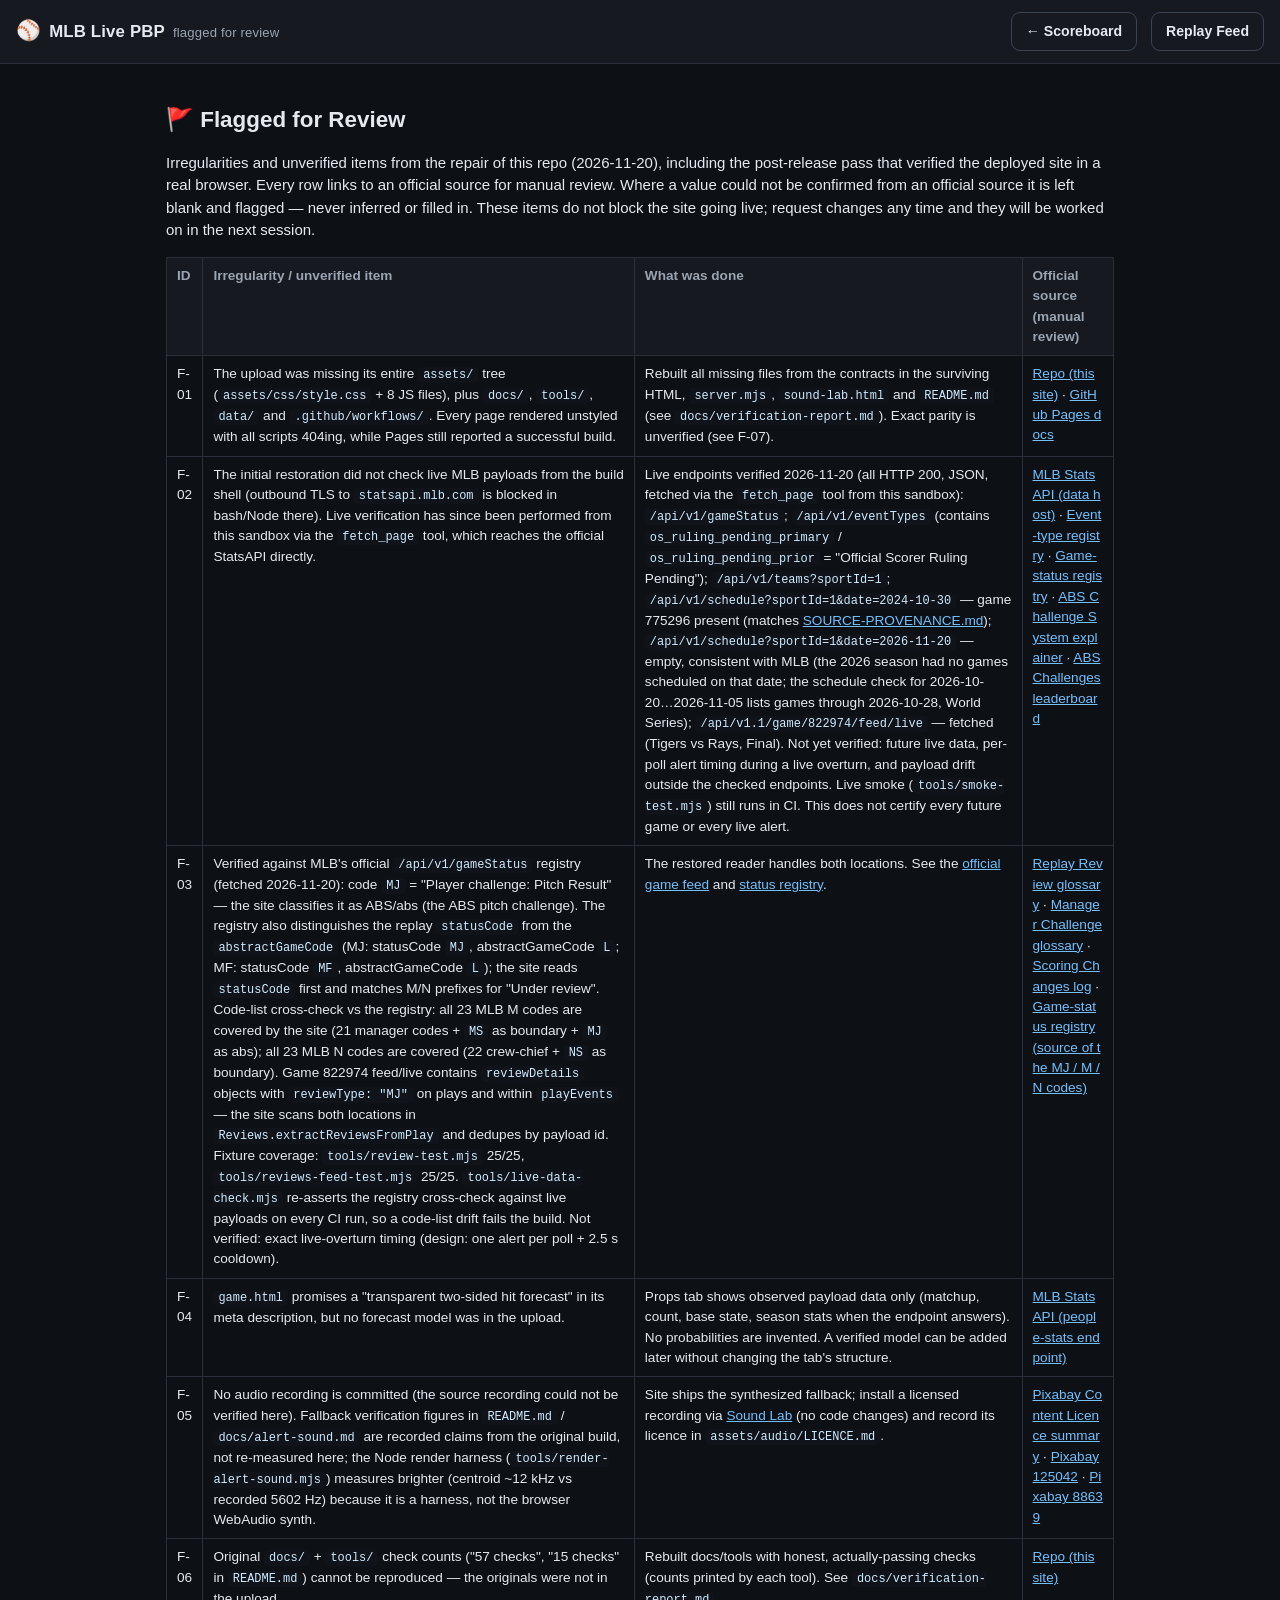
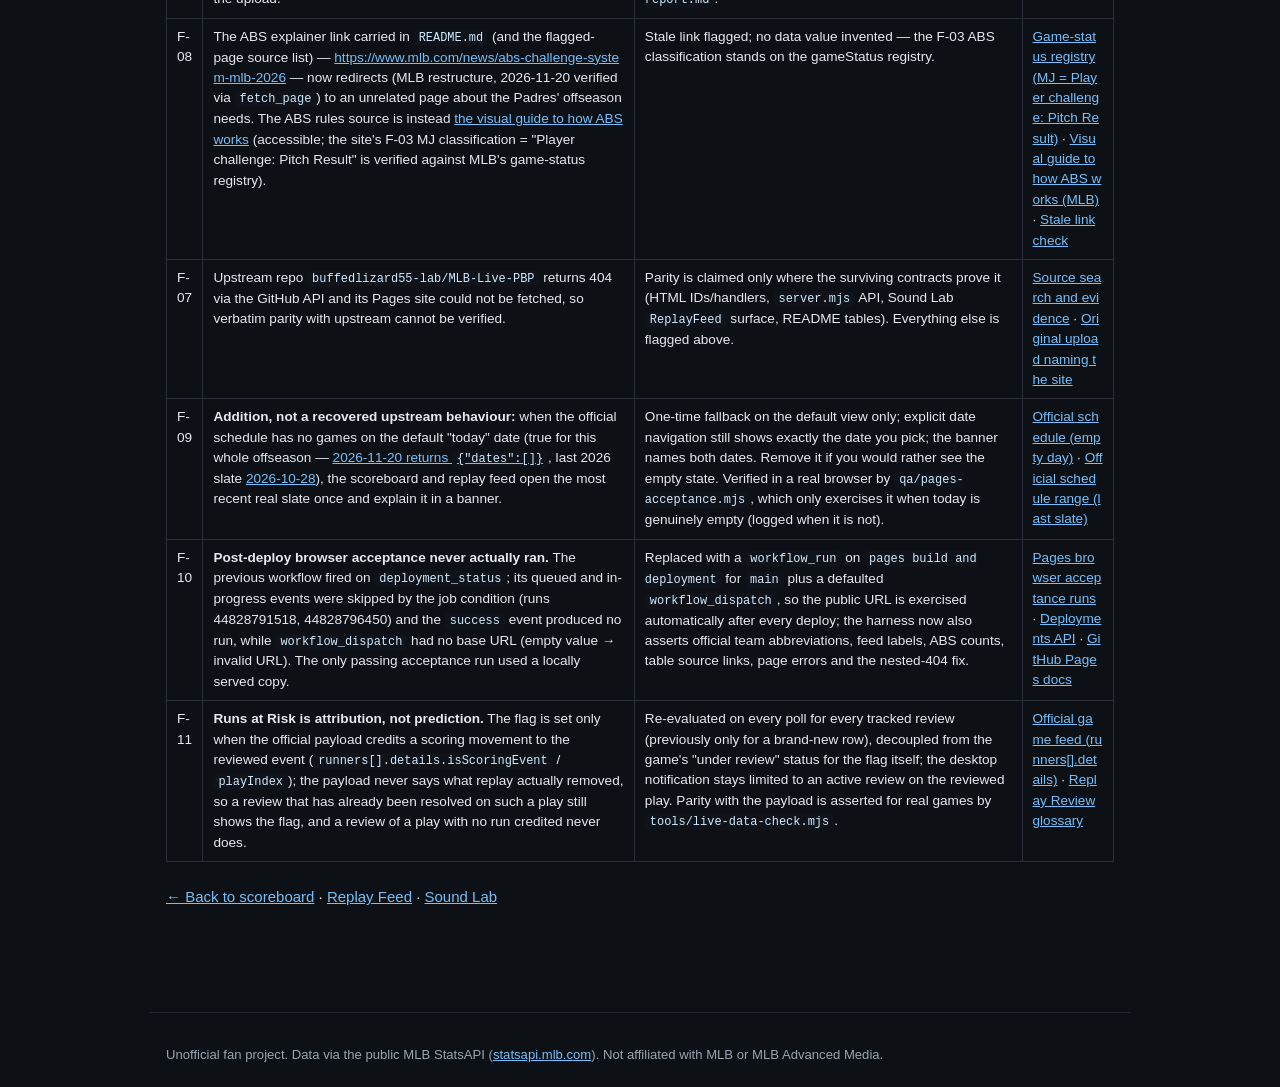
<file: flagged-for-review.html>
<!DOCTYPE html>
<html lang="en">
<head>
  <meta charset="UTF-8">
  <meta name="viewport" content="width=device-width, initial-scale=1.0">
  <title>Flagged for Review — MLB Live PBP</title>
  <meta name="description" content="Irregularities and unverified items flagged during the POSTSEASONMLBALERTS repair, with official source links for manual review.">
  <link rel="stylesheet" href="assets/css/style.css">
</head>
<body class="page-flagged">
  <header class="topbar">
    <div class="brand">
      <span class="brand-ball">⚾</span>
      <span>MLB Live PBP</span>
      <span class="brand-sub">flagged for review</span>
    </div>
    <a class="btn btn-ghost" href="index.html">← Scoreboard</a>
    <a class="btn btn-ghost" href="reviews.html">Replay Feed</a>
  </header>

  <main class="flagged-main">
    <h1>🚩 Flagged for Review</h1>
    <p>
      Irregularities and unverified items from the repair of this repo (2026-11-20),
      including the post-release pass that verified the deployed site in a real browser.
      Every row links to an official source for manual review. Where a value could
      not be confirmed from an official source it is left blank and flagged —
      never inferred or filled in. These items do not block the site going
      live; request changes any time and they will be worked on in the next session.
    </p>

    <table>
      <thead>
        <tr><th>ID</th><th>Irregularity / unverified item</th><th>What was done</th><th>Official source (manual review)</th></tr>
      </thead>
      <tbody>
        <tr>
          <td>F-01</td>
          <td>The upload was missing its entire <code>assets/</code> tree (<code>assets/css/style.css</code> + 8 JS files), plus <code>docs/</code>, <code>tools/</code>, <code>data/</code> and <code>.github/workflows/</code>. Every page rendered unstyled with all scripts 404ing, while Pages still reported a successful build.</td>
          <td>Rebuilt all missing files from the contracts in the surviving HTML, <code>server.mjs</code>, <code>sound-lab.html</code> and <code>README.md</code> (see <code>docs/verification-report.md</code>). Exact parity is unverified (see F-07).</td>
          <td><a href="https://github.com/snapquast73-boop/POSTSSNALRT">Repo (this site)</a> · <a href="https://docs.github.com/en/pages">GitHub Pages docs</a></td>
        </tr>
        <tr>
          <td>F-02</td>
          <td>The initial restoration did not check live MLB payloads from the build shell (outbound TLS to <code>statsapi.mlb.com</code> is blocked in bash/Node there). Live verification has since been performed from this sandbox via the <code>fetch_page</code> tool, which reaches the official StatsAPI directly.</td>
          <td>Live endpoints verified 2026-11-20 (all HTTP 200, JSON, fetched via the <code>fetch_page</code> tool from this sandbox): <code>/api/v1/gameStatus</code>; <code>/api/v1/eventTypes</code> (contains <code>os_ruling_pending_primary</code> / <code>os_ruling_pending_prior</code> = "Official Scorer Ruling Pending"); <code>/api/v1/teams?sportId=1</code>; <code>/api/v1/schedule?sportId=1&amp;date=2024-10-30</code> — game 775296 present (matches <a href="https://github.com/snapquast73-boop/POSTSSNALRT/blob/main/SOURCE-PROVENANCE.md">SOURCE-PROVENANCE.md</a>); <code>/api/v1/schedule?sportId=1&amp;date=2026-11-20</code> — empty, consistent with MLB (the 2026 season had no games scheduled on that date; the schedule check for 2026-10-20…2026-11-05 lists games through 2026-10-28, World Series); <code>/api/v1.1/game/822974/feed/live</code> — fetched (Tigers vs Rays, Final). Not yet verified: future live data, per-poll alert timing during a live overturn, and payload drift outside the checked endpoints. Live smoke (<code>tools/smoke-test.mjs</code>) still runs in CI. This does not certify every future game or every live alert.</td>
          <td><a href="https://statsapi.mlb.com">MLB StatsAPI (data host)</a> · <a href="https://statsapi.mlb.com/api/v1/eventTypes">Event-type registry</a> · <a href="https://statsapi.mlb.com/api/v1/gameStatus">Game-status registry</a> · <a href="https://www.mlb.com/news/abs-challenge-system-mlb-2026">ABS Challenge System explainer</a> · <a href="https://baseballsavant.mlb.com/leaderboard/abs-challenges">ABS Challenges leaderboard</a></td>
        </tr>
        <tr>
          <td>F-03</td>
          <td>Verified against MLB's official <code>/api/v1/gameStatus</code> registry (fetched 2026-11-20): code <code>MJ</code> = "Player challenge: Pitch Result" — the site classifies it as ABS/abs (the ABS pitch challenge). The registry also distinguishes the replay <code>statusCode</code> from the <code>abstractGameCode</code> (MJ: statusCode <code>MJ</code>, abstractGameCode <code>L</code>; MF: statusCode <code>MF</code>, abstractGameCode <code>L</code>); the site reads <code>statusCode</code> first and matches M/N prefixes for "Under review". Code-list cross-check vs the registry: all 23 MLB M codes are covered by the site (21 manager codes + <code>MS</code> as boundary + <code>MJ</code> as abs); all 23 MLB N codes are covered (22 crew-chief + <code>NS</code> as boundary). Game 822974 feed/live contains <code>reviewDetails</code> objects with <code>reviewType: "MJ"</code> on plays and within <code>playEvents</code> — the site scans both locations in <code>Reviews.extractReviewsFromPlay</code> and dedupes by payload id. Fixture coverage: <code>tools/review-test.mjs</code> 25/25, <code>tools/reviews-feed-test.mjs</code> 25/25. <code>tools/live-data-check.mjs</code> re-asserts the registry cross-check against live payloads on every CI run, so a code-list drift fails the build. Not verified: exact live-overturn timing (design: one alert per poll + 2.5 s cooldown).</td>
          <td>The restored reader handles both locations. See the <a href="https://statsapi.mlb.com/api/v1.1/game/822974/feed/live">official game feed</a> and <a href="https://statsapi.mlb.com/api/v1/gameStatus">status registry</a>.</td>
          <td><a href="https://www.mlb.com/glossary/rules/replay-review">Replay Review glossary</a> · <a href="https://www.mlb.com/glossary/rules/manager-challenge">Manager Challenge glossary</a> · <a href="https://www.mlb.com/official-information/scoring-changes">Scoring Changes log</a> · <a href="https://statsapi.mlb.com/api/v1/gameStatus">Game-status registry (source of the MJ / M / N codes)</a></td>

        </tr>
        <tr>
          <td>F-04</td>
          <td><code>game.html</code> promises a "transparent two-sided hit forecast" in its meta description, but no forecast model was in the upload.</td>
          <td>Props tab shows observed payload data only (matchup, count, base state, season stats when the endpoint answers). No probabilities are invented. A verified model can be added later without changing the tab's structure.</td>
          <td><a href="https://statsapi.mlb.com">MLB StatsAPI (people-stats endpoint)</a></td>
        </tr>
        <tr>
          <td>F-05</td>
          <td>No audio recording is committed (the source recording could not be verified here). Fallback verification figures in <code>README.md</code> / <code>docs/alert-sound.md</code> are recorded claims from the original build, not re-measured here; the Node render harness (<code>tools/render-alert-sound.mjs</code>) measures brighter (centroid ~12 kHz vs recorded 5602 Hz) because it is a harness, not the browser WebAudio synth.</td>
          <td>Site ships the synthesized fallback; install a licensed recording via <a href="sound-lab.html">Sound Lab</a> (no code changes) and record its licence in <code>assets/audio/LICENCE.md</code>.</td>
          <td><a href="https://pixabay.com/service/license-summary/">Pixabay Content Licence summary</a> · <a href="https://pixabay.com/sound-effects/film-special-effects-cash-register-kaching-sound-effect-125042/">Pixabay 125042</a> · <a href="https://pixabay.com/sound-effects/film-special-effects-cash-register-fake-88639/">Pixabay 88639</a></td>
        </tr>
        <tr>
          <td>F-06</td>
          <td>Original <code>docs/</code> + <code>tools/</code> check counts ("57 checks", "15 checks" in <code>README.md</code>) cannot be reproduced — the originals were not in the upload.</td>
          <td>Rebuilt docs/tools with honest, actually-passing checks (counts printed by each tool). See <code>docs/verification-report.md</code>.</td>
          <td><a href="https://github.com/snapquast73-boop/POSTSSNALRT">Repo (this site)</a></td>
        </tr>
        <tr>
          <td>F-08</td>
          <td>The ABS explainer link carried in <code>README.md</code> (and the flagged-page source list) — <a href="https://www.mlb.com/news/abs-challenge-system-mlb-2026">https://www.mlb.com/news/abs-challenge-system-mlb-2026</a> — now redirects (MLB restructure, 2026-11-20 verified via <code>fetch_page</code>) to an unrelated page about the Padres' offseason needs. The ABS rules source is instead <a href="https://www.mlb.com/interactive/mlb-abs-system-explainer">the visual guide to how ABS works</a> (accessible; the site's F-03 MJ classification = "Player challenge: Pitch Result" is verified against MLB's game-status registry).</td>
          <td>Stale link flagged; no data value invented — the F-03 ABS classification stands on the gameStatus registry.</td>
          <td><a href="https://statsapi.mlb.com/api/v1/gameStatus">Game-status registry (MJ = Player challenge: Pitch Result)</a> · <a href="https://www.mlb.com/interactive/mlb-abs-system-explainer">Visual guide to how ABS works (MLB)</a> · <a href="https://www.mlb.com/news/abs-challenge-system-mlb-2026">Stale link check</a></td>
        </tr>
        <tr>
          <td>F-07</td>
          <td>Upstream repo <code>buffedlizard55-lab/MLB-Live-PBP</code> returns 404 via the GitHub API and its Pages site could not be fetched, so verbatim parity with upstream cannot be verified.</td>
          <td>Parity is claimed only where the surviving contracts prove it (HTML IDs/handlers, <code>server.mjs</code> API, Sound Lab <code>ReplayFeed</code> surface, README tables). Everything else is flagged above.</td>
          <td><a href="https://github.com/snapquast73-boop/POSTSSNALRT/blob/main/SOURCE-PROVENANCE.md">Source search and evidence</a> · <a href="https://github.com/snapquast73-boop/POSTSSNALRT/blob/ad2ea0a19b75252627c1fe80ca6ca5545f3a339f/README.md">Original upload naming the site</a></td>
        </tr>

        <tr>
          <td>F-09</td>
          <td><strong>Addition, not a recovered upstream behaviour:</strong> when the official schedule has no games on the default "today" date (true for this whole offseason — <a href="https://statsapi.mlb.com/api/v1/schedule?sportId=1&date=2026-11-20">2026-11-20 returns <code>{"dates":[]}</code></a>, last 2026 slate <a href="https://statsapi.mlb.com/api/v1/schedule?sportId=1&startDate=2026-10-20&endDate=2026-11-20">2026-10-28</a>), the scoreboard and replay feed open the most recent real slate once and explain it in a banner.</td>
          <td>One-time fallback on the default view only; explicit date navigation still shows exactly the date you pick; the banner names both dates. Remove it if you would rather see the empty state. Verified in a real browser by <code>qa/pages-acceptance.mjs</code>, which only exercises it when today is genuinely empty (logged when it is not).</td>
          <td><a href="https://statsapi.mlb.com/api/v1/schedule?sportId=1&date=2026-11-20">Official schedule (empty day)</a> · <a href="https://statsapi.mlb.com/api/v1/schedule?sportId=1&startDate=2026-10-20&endDate=2026-11-20">Official schedule range (last slate)</a></td>
        </tr>
        <tr>
          <td>F-10</td>
          <td><strong>Post-deploy browser acceptance never actually ran.</strong> The previous workflow fired on <code>deployment_status</code>; its queued and in-progress events were skipped by the job condition (runs 44828791518, 44828796450) and the <code>success</code> event produced no run, while <code>workflow_dispatch</code> had no base URL (empty value → invalid URL). The only passing acceptance run used a locally served copy.</td>
          <td>Replaced with a <code>workflow_run</code> on <code>pages build and deployment</code> for <code>main</code> plus a defaulted <code>workflow_dispatch</code>, so the public URL is exercised automatically after every deploy; the harness now also asserts official team abbreviations, feed labels, ABS counts, table source links, page errors and the nested-404 fix.</td>
          <td><a href="https://github.com/snapquast73-boop/POSTSSNALRT/actions?query=workflow%3A%22Pages+browser+acceptance%22">Pages browser acceptance runs</a> · <a href="https://api.github.com/repos/snapquast73-boop/POSTSSNALRT/deployments">Deployments API</a> · <a href="https://docs.github.com/en/pages">GitHub Pages docs</a></td>
        </tr>
        <tr>
          <td>F-11</td>
          <td><strong>Runs at Risk is attribution, not prediction.</strong> The flag is set only when the official payload credits a scoring movement to the reviewed event (<code>runners[].details.isScoringEvent</code> / <code>playIndex</code>); the payload never says what replay actually removed, so a review that has already been resolved on such a play still shows the flag, and a review of a play with no run credited never does.</td>
          <td>Re-evaluated on every poll for every tracked review (previously only for a brand-new row), decoupled from the game's "under review" status for the flag itself; the desktop notification stays limited to an active review on the reviewed play. Parity with the payload is asserted for real games by <code>tools/live-data-check.mjs</code>.</td>
          <td><a href="https://statsapi.mlb.com/api/v1.1/game/822974/feed/live">Official game feed (runners[].details)</a> · <a href="https://www.mlb.com/glossary/rules/replay-review">Replay Review glossary</a></td>
        </tr>
      </tbody>
    </table>

    <p>
      <a href="index.html">← Back to scoreboard</a> ·
      <a href="reviews.html">Replay Feed</a> ·
      <a href="sound-lab.html">Sound Lab</a>
    </p>
  </main>

  <footer class="site-footer">
    <p>
      Unofficial fan project. Data via the public MLB StatsAPI
      (<a href="https://statsapi.mlb.com" target="_blank" rel="noopener">statsapi.mlb.com</a>).
      Not affiliated with MLB or MLB Advanced Media.
    </p>
  </footer>
</body>
</html>
</file>
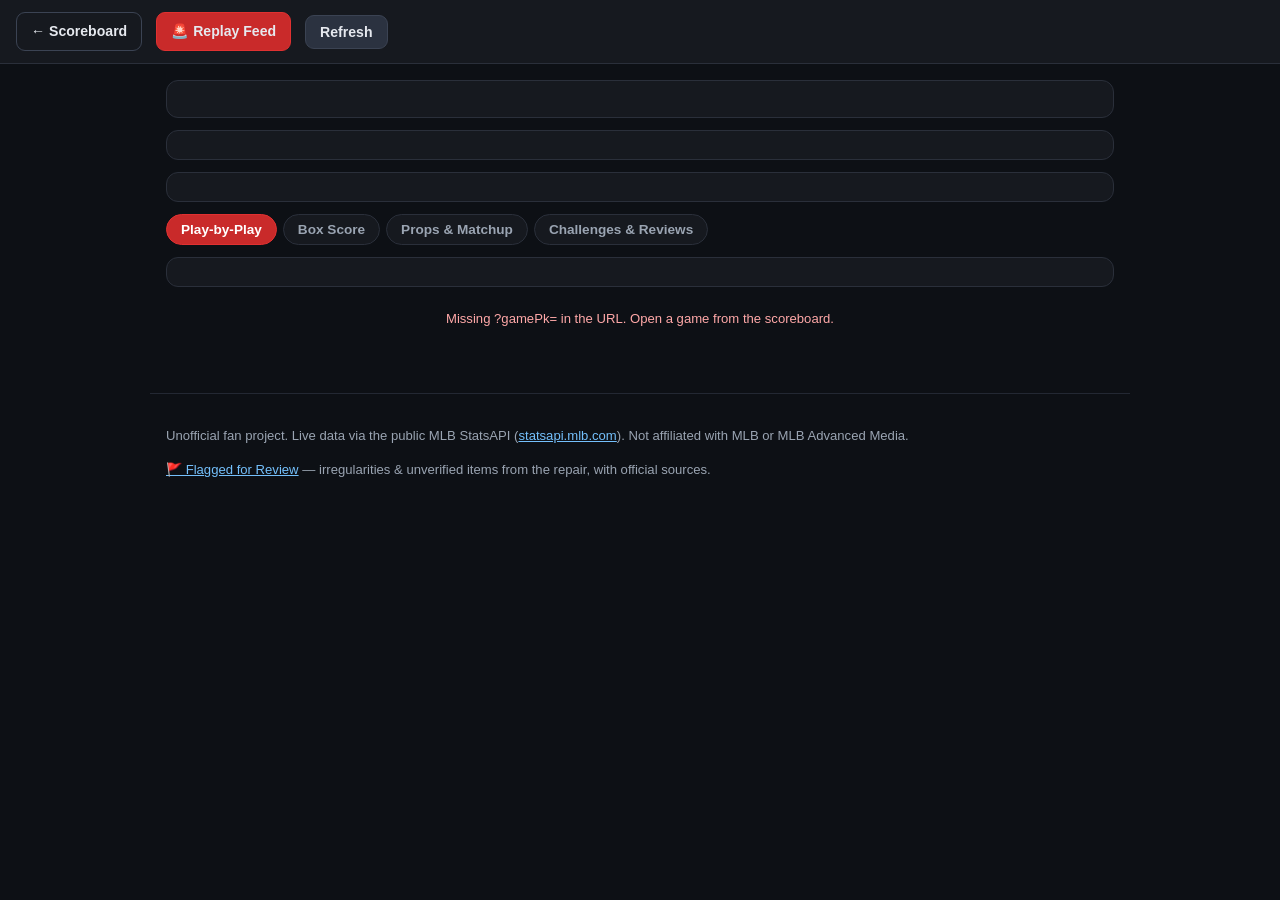
<file: game.html>
<!DOCTYPE html>
<html lang="en">
<head>
  <meta charset="UTF-8">
  <meta name="viewport" content="width=device-width, initial-scale=1.0">
  <title>MLB Live PBP — Game</title>
  <meta name="description" content="Live MLB game view with a transparent two-sided hit forecast, at-bat details, linescore, box score and full play-by-play.">
  <link rel="icon" href="data:image/svg+xml,%3Csvg xmlns='http://www.w3.org/2000/svg' viewBox='0 0 100 100'%3E%3Ccircle cx='50' cy='50' r='46' fill='%23fff' stroke='%23e03131' stroke-width='6'/%3E%3Cpath d='M50 4 A46 46 0 0 1 96 50 M50 96 A46 46 0 0 1 4 50 M4 50 A46 46 0 0 1 50 4 M96 50 A46 46 0 0 1 50 96' stroke='%23e03131' stroke-width='2.5' fill='none'/%3E%3C/svg%3E">
  <!-- Open the data host while the stylesheet is still parsing: each page's
       first request is a cross-origin call to statsapi.mlb.com (assets/js/api.js),
       and preconnect removes that DNS + TCP + TLS setup (one connection setup;
       standard preconnect behaviour, not a figure measured here) from the
       critical path of the first poll. The two
       image hosts are only dns-prefetched — they are lazy-loaded logos and
       headshots off the critical path, so an extra connection would cost more
       than it saves. Ignored by browsers without support; harmless otherwise. -->
  <link rel="preconnect" href="https://statsapi.mlb.com" crossorigin>
  <link rel="dns-prefetch" href="https://statsapi.mlb.com">
  <link rel="dns-prefetch" href="https://www.mlbstatic.com">
  <link rel="dns-prefetch" href="https://img.mlbstatic.com">
  <link rel="stylesheet" href="assets/css/style.css">
</head>
<body class="page-game">
  <header class="topbar topbar-game">
    <a class="btn btn-ghost" href="index.html">← Scoreboard</a>
    <a class="btn btn-feed" href="reviews.html" title="Live replay review feed for every game">🚨 Replay Feed</a>
    <div class="game-controls">
      <button id="refresh-btn" class="btn">Refresh</button>
      <span class="countdown" id="countdown"></span>
    </div>
  </header>

  <div id="loading" class="loading-overlay"><div class="spinner"></div></div>

  <main id="main" class="game-main">

    <!-- game header: teams / score / status -->
    <section class="game-header">
      <div id="header-away" class="header-side"></div>
      <div id="header-center" class="header-center"></div>
      <div id="header-home" class="header-side"></div>
    </section>
    <div id="header-meta" class="header-meta"></div>
    <div id="header-decisions" class="header-decisions"></div>

    <!-- live module: at bat / pitching -->
    <section id="live-panel" class="live-panel"></section>

    <!-- linescore -->
    <section id="linescore-wrap" class="panel"></section>

    <!-- tabs: play-by-play / box score / props / challenges -->
    <nav class="tabs tabs-game" aria-label="Game views">
      <button class="tab-btn tab-on" data-tab="plays">Play-by-Play</button>
      <button class="tab-btn" data-tab="boxscore">Box Score</button>
      <button class="tab-btn" data-tab="props">Props & Matchup</button>
      <button class="tab-btn" data-tab="reviews" id="tab-btn-reviews">Challenges & Reviews <span id="reviews-tab-count" class="tab-badge" style="display:none">0</span></button>
    </nav>

    <div id="live-review-banner-wrap" class="live-review-banner-wrap"></div>

    <section id="panel-plays" class="panel">
      <div id="plays-wrap" class="plays-wrap"></div>
    </section>

    <section id="panel-boxscore" class="panel" style="display:none">
      <div id="boxscore-wrap" class="boxscore-wrap"></div>
    </section>

    <section id="panel-props" class="panel" style="display:none">
      <div id="props-wrap" class="props-wrap"></div>
    </section>

    <section id="panel-reviews" class="panel" style="display:none">
      <div id="reviews-wrap" class="reviews-wrap"></div>
    </section>

    <div id="status-line" class="status-line"></div>
  </main>

  <footer class="site-footer">
    <p>
      Unofficial fan project. Live data via the public MLB StatsAPI
      (<a href="https://statsapi.mlb.com" target="_blank" rel="noopener">statsapi.mlb.com</a>).
      Not affiliated with MLB or MLB Advanced Media.
    </p>
    <p><a href="flagged-for-review.html">🚩 Flagged for Review</a> — irregularities &amp; unverified items from the repair, with official sources.</p>
  </footer>

  <script src="assets/js/api.js"></script>
  <script src="assets/js/ui.js"></script>
  <script src="assets/js/reviews.js"></script>
  <script src="assets/js/feed-log.js"></script>
  <script src="assets/js/props.js"></script>
  <script src="assets/js/game.js"></script>
</body>
</html>
</file>
<file: assets/css/style.css>
/* ============================================================================
 * style.css — MLB Live PBP site stylesheet.
 *
 * Rebuilt from the class contracts in index.html, game.html, reviews.html,
 * sound-lab.html and 404.html (the original file was missing from the upload;
 * see COORDINATION.md T1 and flagged-for-review.html F-01). Colours match the
 * Sound Lab workbench inline styles so the whole site reads as one product:
 * dark surfaces (#16191f), borders (#2a2f3a), muted text (#9aa4b2), red accent
 * (#e03131 / #c92a2a), blue info (#74c0fc), green ok (#63e6a0).
 * ==========================================================================*/

:root {
  --bg: #0d1015;
  --surface: #16191f;
  --surface-2: #1c2029;
  --border: #2a2f3a;
  --border-soft: #232833;
  --text: #e6e9ef;
  --muted: #9aa4b2;
  --muted-2: #6b7686;
  --accent: #e03131;
  --accent-dark: #c92a2a;
  --blue: #74c0fc;
  --blue-dark: #3b5bdb;
  --green: #63e6a0;
  --green-bg: #12351f;
  --green-border: #1f5c36;
  --amber: #ffd43b;
  --amber-bg: #3a2d12;
  --amber-border: #6b5320;
  --blue-bg: #14243a;
  --blue-border: #23456e;
  --red-soft: #ffa8a8;
  --radius: 12px;
  --radius-sm: 9px;
}

* { box-sizing: border-box; }

html { -webkit-text-size-adjust: 100%; }

body {
  margin: 0;
  background: var(--bg);
  color: var(--text);
  font-family: -apple-system, BlinkMacSystemFont, "Segoe UI", Roboto, Helvetica, Arial, sans-serif;
  font-size: 15px;
  line-height: 1.5;
}

a { color: var(--blue); }
a:hover { color: #a5d8ff; }

code {
  background: #101319;
  padding: 1px 5px;
  border-radius: 4px;
  color: #d0ebff;
  font-size: 0.88em;
}

/* ------------------------------------------------------------- top bar */
.topbar {
  display: flex;
  flex-wrap: wrap;
  align-items: center;
  gap: 10px 14px;
  padding: 12px 16px;
  background: var(--surface);
  border-bottom: 1px solid var(--border);
  position: sticky;
  top: 0;
  z-index: 50;
}

.brand {
  display: flex;
  align-items: baseline;
  gap: 8px;
  font-weight: 700;
  font-size: 1.05rem;
  letter-spacing: 0.01em;
  margin-right: auto;
}

.brand-ball { font-size: 1.25rem; line-height: 1; }

.brand-sub {
  color: var(--muted);
  font-weight: 500;
  font-size: 0.82rem;
}

.btn {
  display: inline-flex;
  align-items: center;
  gap: 6px;
  background: #2b3240;
  color: var(--text);
  border: 1px solid #3b4353;
  border-radius: var(--radius-sm);
  padding: 8px 14px;
  font-size: 0.88rem;
  font-weight: 600;
  cursor: pointer;
  text-decoration: none;
  white-space: nowrap;
}

.btn:hover { background: #363e4e; }
.btn:disabled { opacity: 0.45; cursor: not-allowed; }

.btn-feed { background: var(--accent-dark); border-color: var(--accent); }
.btn-feed:hover { background: var(--accent); }

.btn-ghost { background: transparent; }
.btn-ghost:hover { background: #2b3240; }

.date-nav { display: flex; align-items: center; gap: 6px; }

.date-nav input[type="date"] {
  background: #101319;
  color: var(--text);
  border: 1px solid #3b4353;
  border-radius: var(--radius-sm);
  padding: 7px 10px;
  font-size: 0.88rem;
  color-scheme: dark;
}

.date-label { color: var(--muted); font-size: 0.88rem; font-weight: 600; }

.feed-controls { display: flex; flex-wrap: wrap; align-items: center; gap: 8px; }

.countdown { color: var(--muted); font-size: 0.82rem; font-variant-numeric: tabular-nums; }

.live-pill {
  display: inline-flex;
  align-items: center;
  gap: 6px;
  background: var(--green-bg);
  border: 1px solid var(--green-border);
  color: var(--green);
  border-radius: 999px;
  padding: 5px 11px;
  font-size: 0.78rem;
  font-weight: 700;
  letter-spacing: 0.06em;
}

.live-dot {
  width: 8px;
  height: 8px;
  border-radius: 50%;
  background: var(--green);
  display: inline-block;
}

.live-dot.off { background: var(--muted-2); }
.live-dot.err { background: var(--accent); }

/* ------------------------------------------------------------- banner / status */
.banner {
  display: none;
  margin: 12px 16px 0;
  padding: 10px 14px;
  border-radius: var(--radius-sm);
  background: var(--amber-bg);
  border: 1px solid var(--amber-border);
  color: var(--amber);
  font-size: 0.9rem;
}

.banner.show { display: block; }
.banner.err { background: #3a1a1a; border-color: #6b2a2a; color: var(--red-soft); }

.status-line {
  color: var(--muted);
  font-size: 0.82rem;
  padding: 10px 16px 24px;
  text-align: center;
}

.status-line.err { color: var(--red-soft); }

/* ------------------------------------------------------------- tabs */
.tabs {
  display: flex;
  flex-wrap: wrap;
  gap: 6px;
  padding: 12px 16px 0;
}

.tab-btn {
  background: var(--surface);
  color: var(--muted);
  border: 1px solid var(--border);
  border-radius: 999px;
  padding: 7px 14px;
  font-size: 0.85rem;
  font-weight: 600;
  cursor: pointer;
}

.tab-btn:hover { color: var(--text); border-color: #3b4353; }

.tab-btn.tab-on {
  background: var(--accent-dark);
  border-color: var(--accent);
  color: #fff;
}

.tab-badge {
  display: inline-block;
  background: var(--accent);
  color: #fff;
  border-radius: 999px;
  font-size: 0.72rem;
  padding: 1px 7px;
  margin-left: 6px;
  vertical-align: 1px;
}

/* ------------------------------------------------------------- scoreboard */
.game-list {
  display: grid;
  grid-template-columns: repeat(auto-fill, minmax(300px, 1fr));
  gap: 14px;
  padding: 16px;
  max-width: 1200px;
  margin: 0 auto;
}

.game-card {
  background: var(--surface);
  border: 1px solid var(--border);
  border-radius: var(--radius);
  padding: 14px 16px;
  text-decoration: none;
  color: var(--text);
  display: block;
  transition: border-color 0.15s;
}

.game-card:hover { border-color: #3b4353; }

.game-card-head {
  display: flex;
  justify-content: space-between;
  align-items: center;
  gap: 8px;
  margin-bottom: 10px;
}

.game-status { font-size: 0.8rem; font-weight: 700; color: var(--muted); }
.game-status.live { color: var(--green); }
.game-status.final { color: var(--muted-2); }

.game-meta { font-size: 0.78rem; color: var(--muted-2); text-align: right; }

.team-row {
  display: flex;
  align-items: center;
  gap: 10px;
  padding: 5px 0;
}

.team-logo { width: 28px; height: 28px; object-fit: contain; flex: 0 0 auto; }

.team-abbr { font-weight: 700; min-width: 44px; }
.team-name { color: var(--muted); font-size: 0.88rem; flex: 1 1 auto; min-width: 0; }

.team-score {
  font-weight: 700;
  font-variant-numeric: tabular-nums;
  font-size: 1.05rem;
  min-width: 28px;
  text-align: right;
}

.team-row.loser .team-score,
.team-row.loser .team-abbr { color: var(--muted-2); }

.game-card-foot {
  margin-top: 10px;
  padding-top: 10px;
  border-top: 1px solid var(--border-soft);
  font-size: 0.8rem;
  color: var(--muted);
  display: flex;
  flex-wrap: wrap;
  gap: 6px;
}

.chip {
  display: inline-flex;
  align-items: center;
  gap: 4px;
  background: var(--surface-2);
  border: 1px solid var(--border);
  border-radius: 999px;
  padding: 2px 9px;
  font-size: 0.75rem;
  font-weight: 600;
}

.chip.warn { background: var(--amber-bg); border-color: var(--amber-border); color: var(--amber); }
.chip.ok { background: var(--green-bg); border-color: var(--green-border); color: var(--green); }
.chip.info { background: var(--blue-bg); border-color: var(--blue-border); color: var(--blue); }

.empty-state {
  grid-column: 1 / -1;
  text-align: center;
  color: var(--muted);
  padding: 48px 16px;
}

/* ------------------------------------------------------------- game page */
.game-main { max-width: 980px; margin: 0 auto; padding: 16px; }

.game-header {
  display: grid;
  grid-template-columns: 1fr auto 1fr;
  gap: 12px;
  align-items: center;
  background: var(--surface);
  border: 1px solid var(--border);
  border-radius: var(--radius);
  padding: 18px 20px;
  margin-bottom: 12px;
}

.header-side { display: flex; flex-direction: column; align-items: center; gap: 4px; text-align: center; }
.header-side .team-logo { width: 56px; height: 56px; }
.header-side .team-abbr { font-size: 1.1rem; min-width: 0; }
.header-side .team-name { font-size: 0.82rem; }

.header-center { text-align: center; min-width: 140px; }
.header-score { font-size: 2rem; font-weight: 800; font-variant-numeric: tabular-nums; line-height: 1.1; }
.header-status { color: var(--muted); font-size: 0.85rem; font-weight: 600; margin-top: 4px; }

.header-meta, .header-decisions {
  color: var(--muted);
  font-size: 0.85rem;
  text-align: center;
  margin: 6px 0;
}

.live-panel {
  background: var(--surface);
  border: 1px solid var(--border);
  border-radius: var(--radius);
  padding: 14px 18px;
  margin-bottom: 12px;
}

.live-panel h3 { margin: 0 0 8px; font-size: 0.95rem; }
.live-panel .matchup { color: var(--muted); font-size: 0.88rem; }

.panel {
  background: var(--surface);
  border: 1px solid var(--border);
  border-radius: var(--radius);
  padding: 14px 18px;
  margin-bottom: 12px;
  overflow-x: auto;
}

.tabs-game { padding: 0 0 12px; }

.loading-overlay {
  position: fixed;
  inset: 0;
  background: rgba(13, 16, 21, 0.75);
  display: flex;
  align-items: center;
  justify-content: center;
  z-index: 100;
}

.loading-overlay[hidden] { display: none; }

.spinner {
  width: 42px;
  height: 42px;
  border-radius: 50%;
  border: 4px solid var(--border);
  border-top-color: var(--accent);
  animation: spin 0.8s linear infinite;
}

@keyframes spin { to { transform: rotate(360deg); } }

.game-controls { display: flex; align-items: center; gap: 8px; }

/* linescore / boxscore tables */
.score-table { width: 100%; border-collapse: collapse; font-size: 0.85rem; font-variant-numeric: tabular-nums; }
.score-table th, .score-table td { padding: 6px 8px; text-align: center; border-bottom: 1px solid var(--border-soft); }
.score-table th { color: var(--muted); font-weight: 600; }
.score-table td:first-child, .score-table th:first-child { text-align: left; font-weight: 700; }
.score-table tr.total td { font-weight: 800; border-top: 2px solid var(--border); }

/* play-by-play */
.plays-wrap { display: flex; flex-direction: column; gap: 8px; }

.play-row {
  display: flex;
  gap: 12px;
  padding: 10px 12px;
  border: 1px solid var(--border-soft);
  border-radius: var(--radius-sm);
  background: var(--surface-2);
}

.play-inning {
  flex: 0 0 auto;
  color: var(--muted);
  font-size: 0.8rem;
  font-weight: 700;
  min-width: 52px;
}

.play-body { flex: 1 1 auto; min-width: 0; }
.play-desc { font-size: 0.92rem; }
.play-meta { color: var(--muted); font-size: 0.8rem; margin-top: 3px; }
.play-row.has-review { border-color: var(--amber-border); }
.play-row.scoring-change { border-color: var(--blue-border); }

/* reviews (game tab + feed) */
.reviews-wrap { display: flex; flex-direction: column; gap: 10px; }

.review-card {
  border: 1px solid var(--border);
  border-radius: var(--radius-sm);
  padding: 12px 14px;
  background: var(--surface-2);
}

.review-card h4 { margin: 0 0 6px; font-size: 0.92rem; }
.review-card p { margin: 4px 0; font-size: 0.88rem; color: var(--muted); }
.review-card .review-desc { color: var(--text); }

.badge {
  display: inline-block;
  border-radius: 999px;
  padding: 2px 10px;
  font-size: 0.72rem;
  font-weight: 700;
  letter-spacing: 0.03em;
  margin-right: 6px;
  vertical-align: 1px;
}

.badge.challenge { background: var(--amber-bg); color: var(--amber); border: 1px solid var(--amber-border); }
.badge.review { background: var(--blue-bg); color: var(--blue); border: 1px solid var(--blue-border); }
.badge.boundary { background: #2a1f3d; color: #d0bfff; border: 1px solid #4a3670; }
.badge.abs { background: #12351f; color: var(--green); border: 1px solid var(--green-border); }
.badge.pending { background: var(--amber-bg); color: var(--amber); border: 1px solid var(--amber-border); }
.badge.scoring { background: var(--blue-bg); color: var(--blue); border: 1px solid var(--blue-border); }
.badge.risk { background: #3a1a1a; color: var(--red-soft); border: 1px solid #6b2a2a; }
.badge.under-review { background: var(--amber-bg); color: var(--amber); border: 1px solid var(--amber-border); }
/* Ruling chips (game.js reviewRowModel). Separate classes on purpose: an
   overturned ABS call must not reuse .badge.abs, because the browser
   acceptance harness counts .badge.abs and compares it with the number of
   official MJ records in the payload (qa/pages-acceptance.mjs). */
.badge.overturned { background: var(--green-bg); color: var(--green); border: 1px solid var(--green-border); }
.badge.stands { background: var(--blue-bg); color: var(--blue); border: 1px solid var(--blue-border); }

.irregularity {
  background: #3a1a1a;
  border: 1px solid #6b2a2a;
  color: var(--red-soft);
  border-radius: var(--radius-sm);
  padding: 8px 12px;
  font-size: 0.82rem;
  margin-top: 8px;
}

.live-review-banner {
  background: var(--amber-bg);
  border: 1px solid var(--amber-border);
  color: var(--amber);
  border-radius: var(--radius-sm);
  padding: 10px 14px;
  font-size: 0.9rem;
  font-weight: 600;
  margin-bottom: 12px;
}

/* props */
.props-wrap table { width: 100%; border-collapse: collapse; font-size: 0.88rem; }
.props-wrap th, .props-wrap td { text-align: left; padding: 6px 8px; border-bottom: 1px solid var(--border-soft); }
.props-wrap th { color: var(--muted); font-weight: 600; }
.props-note { color: var(--muted); font-size: 0.82rem; margin-top: 10px; }

/* ------------------------------------------------------------- replay feed */
.reviews-main { max-width: 980px; margin: 0 auto; padding: 16px; }

.active-strip-wrap { display: flex; flex-wrap: wrap; gap: 8px; margin-bottom: 12px; }
.active-strip-wrap:empty { display: none; }

.active-chip {
  background: var(--amber-bg);
  border: 1px solid var(--amber-border);
  color: var(--amber);
  border-radius: 999px;
  padding: 6px 13px;
  font-size: 0.82rem;
  font-weight: 600;
  text-decoration: none;
}

.reviews-summary-bar {
  display: flex;
  flex-wrap: wrap;
  gap: 8px;
  margin-bottom: 12px;
}

.stat-chip {
  background: var(--surface);
  border: 1px solid var(--border);
  border-radius: var(--radius-sm);
  padding: 8px 13px;
  font-size: 0.85rem;
}

.stat-chip strong { font-size: 1.05rem; font-variant-numeric: tabular-nums; }
.stat-chip span { color: var(--muted); margin-left: 5px; }

.feed-list { display: flex; flex-direction: column; gap: 10px; }

.feed-item {
  background: var(--surface);
  border: 1px solid var(--border);
  border-radius: var(--radius);
  padding: 13px 16px;
}

.feed-item-head {
  display: flex;
  flex-wrap: wrap;
  align-items: center;
  gap: 8px;
  margin-bottom: 6px;
}

.feed-matchup { font-weight: 700; font-size: 0.92rem; }
.feed-time { color: var(--muted-2); font-size: 0.78rem; margin-left: auto; }
.feed-body { font-size: 0.92rem; }
.feed-meta { color: var(--muted); font-size: 0.82rem; margin-top: 6px; }
.feed-item.is-new { border-color: var(--accent); }
.feed-item.runs-at-risk { border-color: #6b2a2a; }

/* ------------------------------------------------------------- footer */
.site-footer {
  max-width: 980px;
  margin: 24px auto 0;
  padding: 18px 16px 32px;
  color: var(--muted);
  font-size: 0.82rem;
  line-height: 1.6;
  border-top: 1px solid var(--border-soft);
}

/* ------------------------------------------------------------- flagged page */
.flagged-main { max-width: 980px; margin: 0 auto; padding: 24px 16px 64px; }
.flagged-main h1 { font-size: 1.4rem; }
.flagged-main table { width: 100%; border-collapse: collapse; font-size: 0.85rem; margin: 12px 0 24px; }
.flagged-main th, .flagged-main td { text-align: left; padding: 8px 10px; border: 1px solid var(--border); vertical-align: top; }
.flagged-main th { background: var(--surface); color: var(--muted); }
.flagged-main td a { word-break: break-all; }

/* ------------------------------------------------------------- responsive */
@media (max-width: 720px) {
  .brand { margin-right: 0; width: 100%; }
  .game-header { grid-template-columns: 1fr; }
  .header-center { order: -1; }
  .game-list { grid-template-columns: 1fr; }
  .topbar { position: static; }
}
</file>
